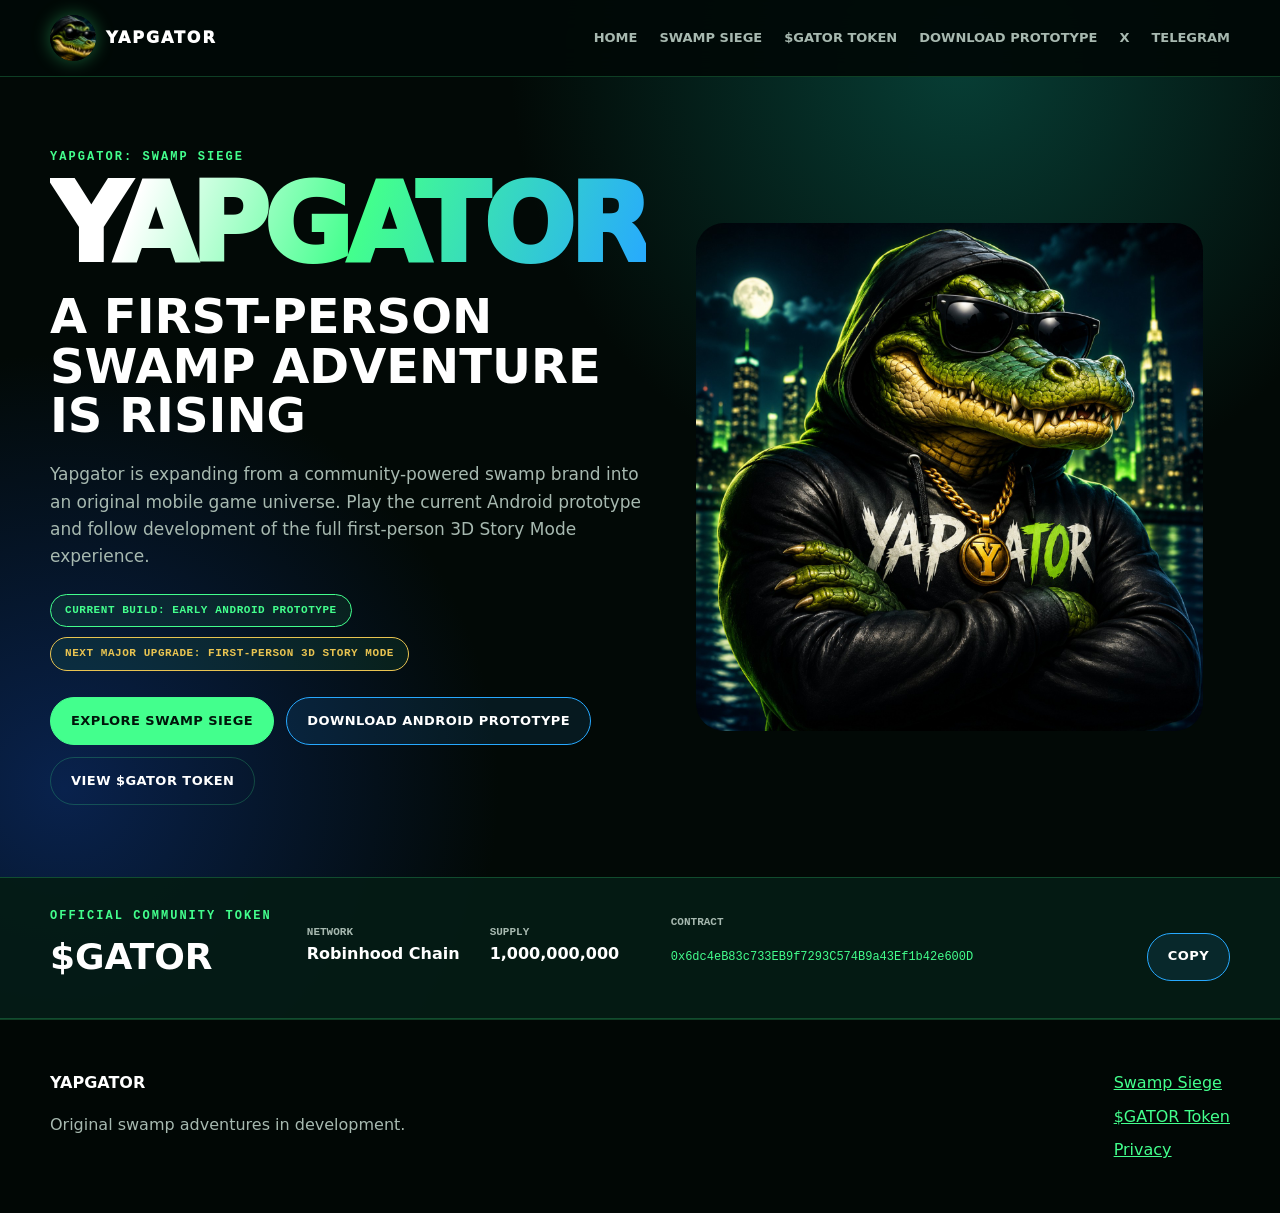
<file: index.html>
<!doctype html><html lang="en"><head><meta charset="utf-8"><meta name="viewport" content="width=device-width,initial-scale=1,viewport-fit=cover"><title>Yapgator | Swamp Siege</title><meta name="description" content="Yapgator is growing into an original mobile game universe."><meta name="theme-color" content="#03130f"><link rel="canonical" href="https://yapgator.com/"><link rel="icon" href="assets/images/app-icon-192.png"><link rel="stylesheet" href="assets/css/styles.css?v=33"></head><body>
<a class="skip-link" href="#main">Skip to content</a>
<header class="site-header"><nav class="nav shell"><a class="brand" href="index.html"><img src="assets/images/app-icon-192.png" width="46" height="46" alt=""><span>YAPGATOR</span></a><button class="menu-toggle" aria-controls="menu" aria-expanded="false" aria-label="Open menu"><span></span><span></span><span></span></button><div class="menu-overlay" data-menu-overlay></div><div class="nav-links" id="menu"><a href="index.html">HOME</a><a href="game.html">SWAMP SIEGE</a><a href="token.html">$GATOR TOKEN</a><a href="https://yapgator.com/downloads/Yapgator-v1.0.5-godot-test.apk" download>DOWNLOAD PROTOTYPE</a><a href="https://x.com/YAPGAT0R">X</a><a href="https://t.me/YapgatorOfficial">TELEGRAM</a></div></nav></header>
<main id="main"><section class="hero"><div class="shell hero-grid"><div class="hero-copy reveal"><p class="eyebrow">YAPGATOR: SWAMP SIEGE</p><h1>YAPGATOR</h1><h2>A FIRST-PERSON SWAMP ADVENTURE IS RISING</h2><p>Yapgator is expanding from a community-powered swamp brand into an original mobile game universe. Play the current Android prototype and follow development of the full first-person 3D Story Mode experience.</p><div class="badge-row"><span class="status-badge">CURRENT BUILD: EARLY ANDROID PROTOTYPE</span><span class="status-badge planned">NEXT MAJOR UPGRADE: FIRST-PERSON 3D STORY MODE</span></div><div class="actions"><a class="button primary" href="game.html">EXPLORE SWAMP SIEGE</a><a class="button secondary" href="https://yapgator.com/downloads/Yapgator-v1.0.5-godot-test.apk" download>DOWNLOAD ANDROID PROTOTYPE</a><a class="button quiet" href="token.html">VIEW $GATOR TOKEN</a></div></div><figure class="hero-art reveal"><img src="assets/images/yapgator-hero.jpg" width="1536" height="1536" alt="Yapgator mascot in a neon nighttime swamp"></figure></div></section>
<section class="token-strip"><div class="shell token-strip-grid"><div><p class="eyebrow">OFFICIAL COMMUNITY TOKEN</p><h2>$GATOR</h2></div><dl><div><dt>Network</dt><dd>Robinhood Chain</dd></div><div><dt>Supply</dt><dd>1,000,000,000</dd></div></dl><div class="contract-compact"><span>Contract</span><code>0x6dc4eB83c733EB9f7293C574B9a43Ef1b42e600D</code><button class="button secondary" data-copy-contract data-default-label="COPY">COPY</button></div></div></section></main>
<footer><div class="shell footer-grid"><div><strong>YAPGATOR</strong><p>Original swamp adventures in development.</p></div><nav><a href="game.html">Swamp Siege</a><a href="token.html">$GATOR Token</a><a href="privacy.html">Privacy</a></nav></div></footer><script src="assets/js/app.js?v=33"></script></body></html>
</file>
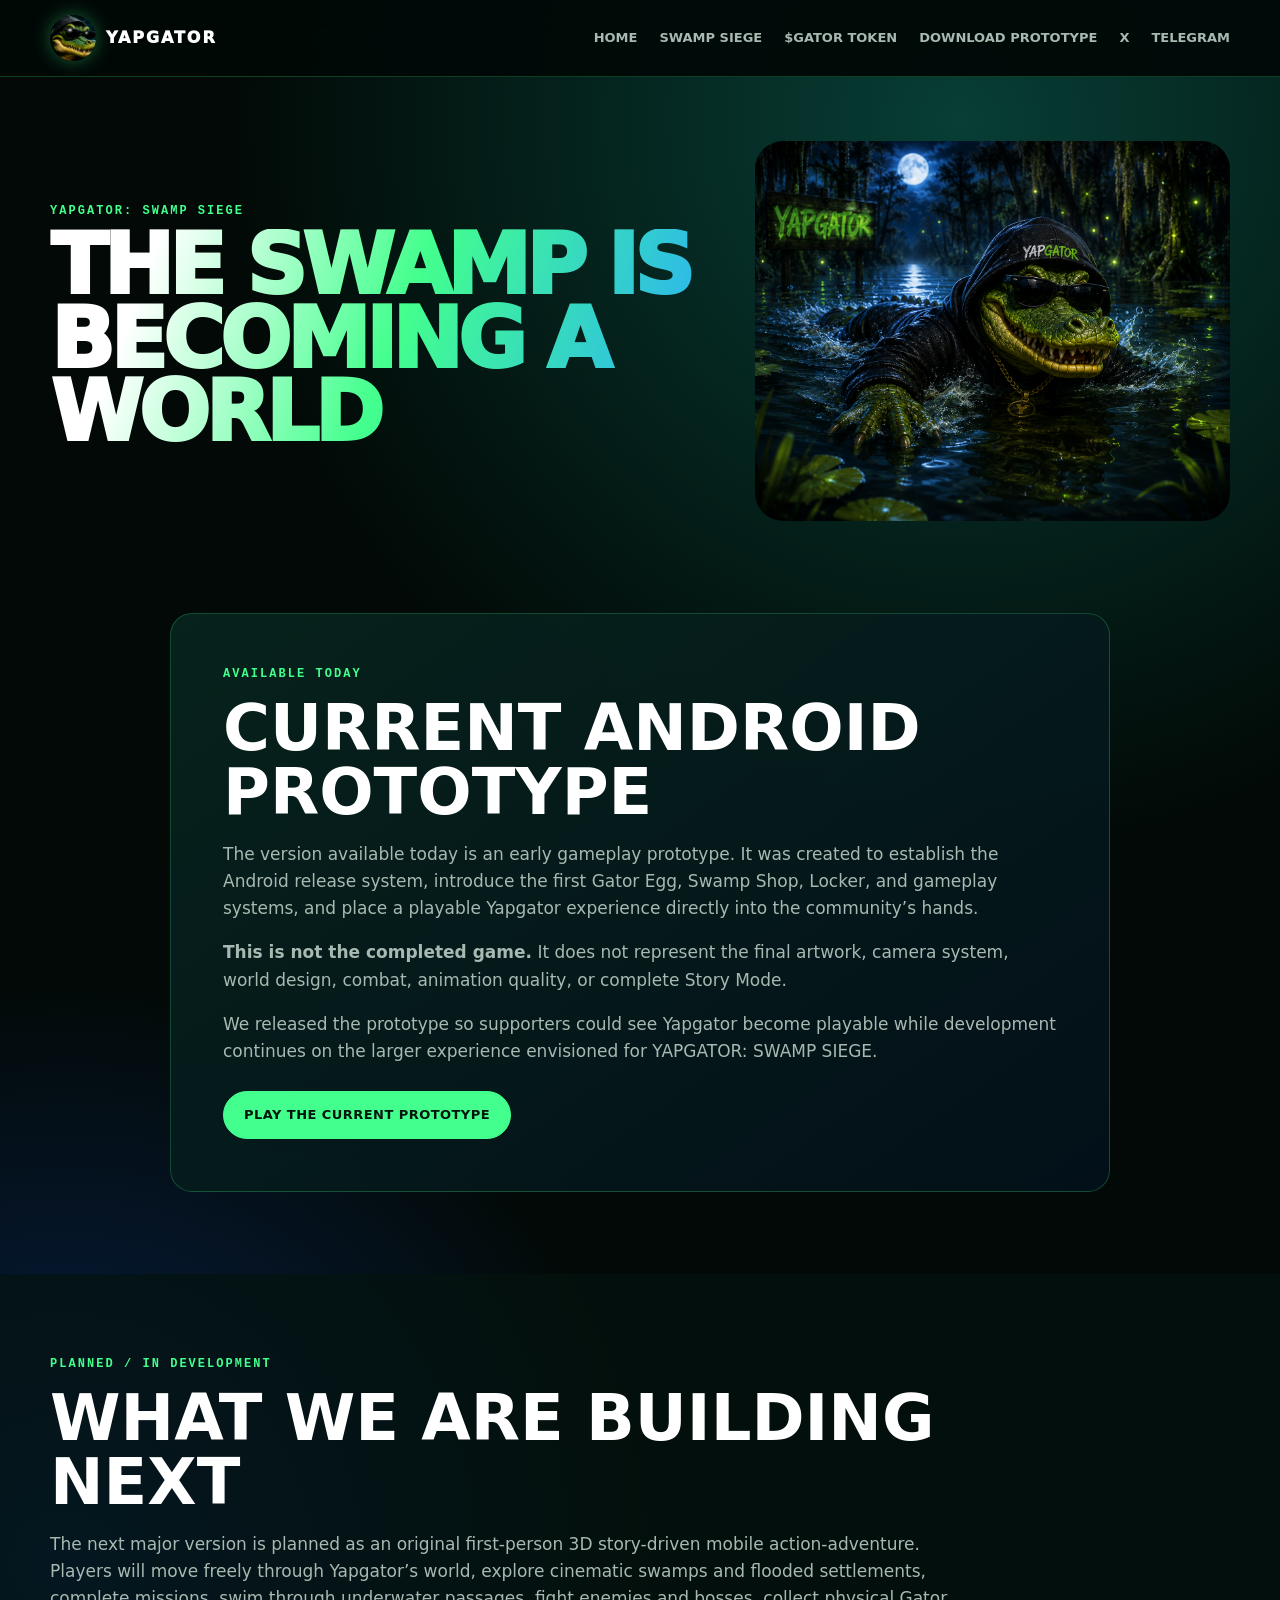
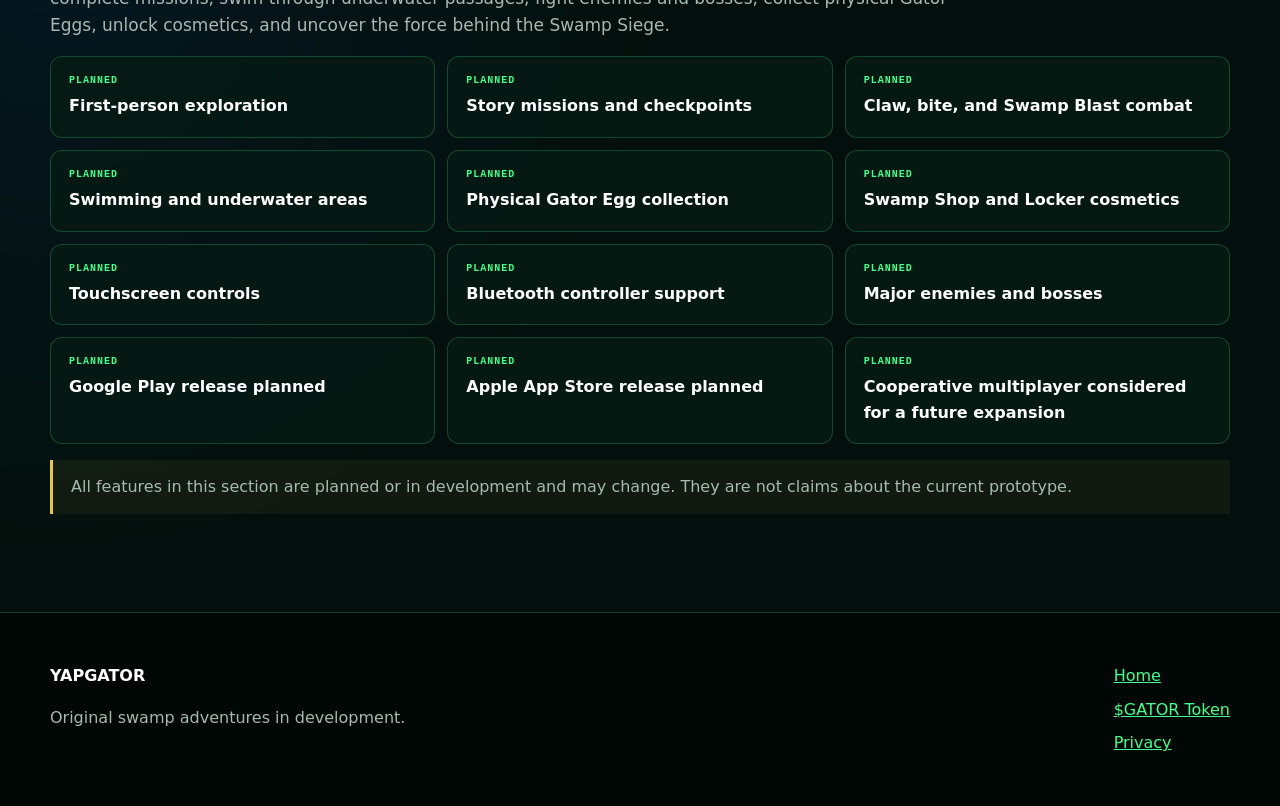
<file: game.html>
<!doctype html><html lang="en"><head><meta charset="utf-8"><meta name="viewport" content="width=device-width,initial-scale=1,viewport-fit=cover"><title>Yapgator: Swamp Siege</title><meta name="description" content="The current prototype and planned future of Swamp Siege."><meta name="theme-color" content="#03130f"><link rel="canonical" href="https://yapgator.com/game.html"><link rel="icon" href="assets/images/app-icon-192.png"><link rel="stylesheet" href="assets/css/styles.css?v=33"></head><body>
<a class="skip-link" href="#main">Skip to content</a><header class="site-header"><nav class="nav shell"><a class="brand" href="index.html"><img src="assets/images/app-icon-192.png" width="46" height="46" alt=""><span>YAPGATOR</span></a><button class="menu-toggle" aria-controls="menu" aria-expanded="false" aria-label="Open menu"><span></span><span></span><span></span></button><div class="menu-overlay" data-menu-overlay></div><div class="nav-links" id="menu"><a href="index.html">HOME</a><a href="game.html">SWAMP SIEGE</a><a href="token.html">$GATOR TOKEN</a><a href="https://yapgator.com/downloads/Yapgator-v1.0.5-godot-test.apk" download>DOWNLOAD PROTOTYPE</a><a href="https://x.com/YAPGAT0R">X</a><a href="https://t.me/YapgatorOfficial">TELEGRAM</a></div></nav></header>
<main id="main"><section class="page-hero"><div class="shell page-hero-grid"><div class="reveal"><p class="eyebrow">YAPGATOR: SWAMP SIEGE</p><h1>THE SWAMP IS BECOMING A WORLD</h1></div><img class="page-art reveal" src="assets/images/yapgator-roadmap.png" width="1402" height="1122" alt="Neon swamp route toward a city"></div></section>
<section class="section"><div class="shell content-panel panel reveal"><p class="eyebrow">AVAILABLE TODAY</p><h2>CURRENT ANDROID PROTOTYPE</h2><p>The version available today is an early gameplay prototype. It was created to establish the Android release system, introduce the first Gator Egg, Swamp Shop, Locker, and gameplay systems, and place a playable Yapgator experience directly into the community’s hands.</p><p><strong>This is not the completed game.</strong> It does not represent the final artwork, camera system, world design, combat, animation quality, or complete Story Mode.</p><p>We released the prototype so supporters could see Yapgator become playable while development continues on the larger experience envisioned for YAPGATOR: SWAMP SIEGE.</p><div class="actions"><a class="button primary" href="https://yapgator.com/downloads/Yapgator-v1.0.5-godot-test.apk" download>PLAY THE CURRENT PROTOTYPE</a></div></div></section>
<section class="section next-section"><div class="shell"><div class="section-title reveal"><p class="eyebrow">PLANNED / IN DEVELOPMENT</p><h2>WHAT WE ARE BUILDING NEXT</h2><p>The next major version is planned as an original first-person 3D story-driven mobile action-adventure. Players will move freely through Yapgator’s world, explore cinematic swamps and flooded settlements, complete missions, swim through underwater passages, fight enemies and bosses, collect physical Gator Eggs, unlock cosmetics, and uncover the force behind the Swamp Siege.</p></div><div class="feature-grid reveal"><div>First-person exploration</div><div>Story missions and checkpoints</div><div>Claw, bite, and Swamp Blast combat</div><div>Swimming and underwater areas</div><div>Physical Gator Egg collection</div><div>Swamp Shop and Locker cosmetics</div><div>Touchscreen controls</div><div>Bluetooth controller support</div><div>Major enemies and bosses</div><div>Google Play release planned</div><div>Apple App Store release planned</div><div>Cooperative multiplayer considered for a future expansion</div></div><p class="development-note">All features in this section are planned or in development and may change. They are not claims about the current prototype.</p></div></section></main>
<footer><div class="shell footer-grid"><div><strong>YAPGATOR</strong><p>Original swamp adventures in development.</p></div><nav><a href="index.html">Home</a><a href="token.html">$GATOR Token</a><a href="privacy.html">Privacy</a></nav></div></footer><script src="assets/js/app.js?v=33"></script></body></html>
</file>
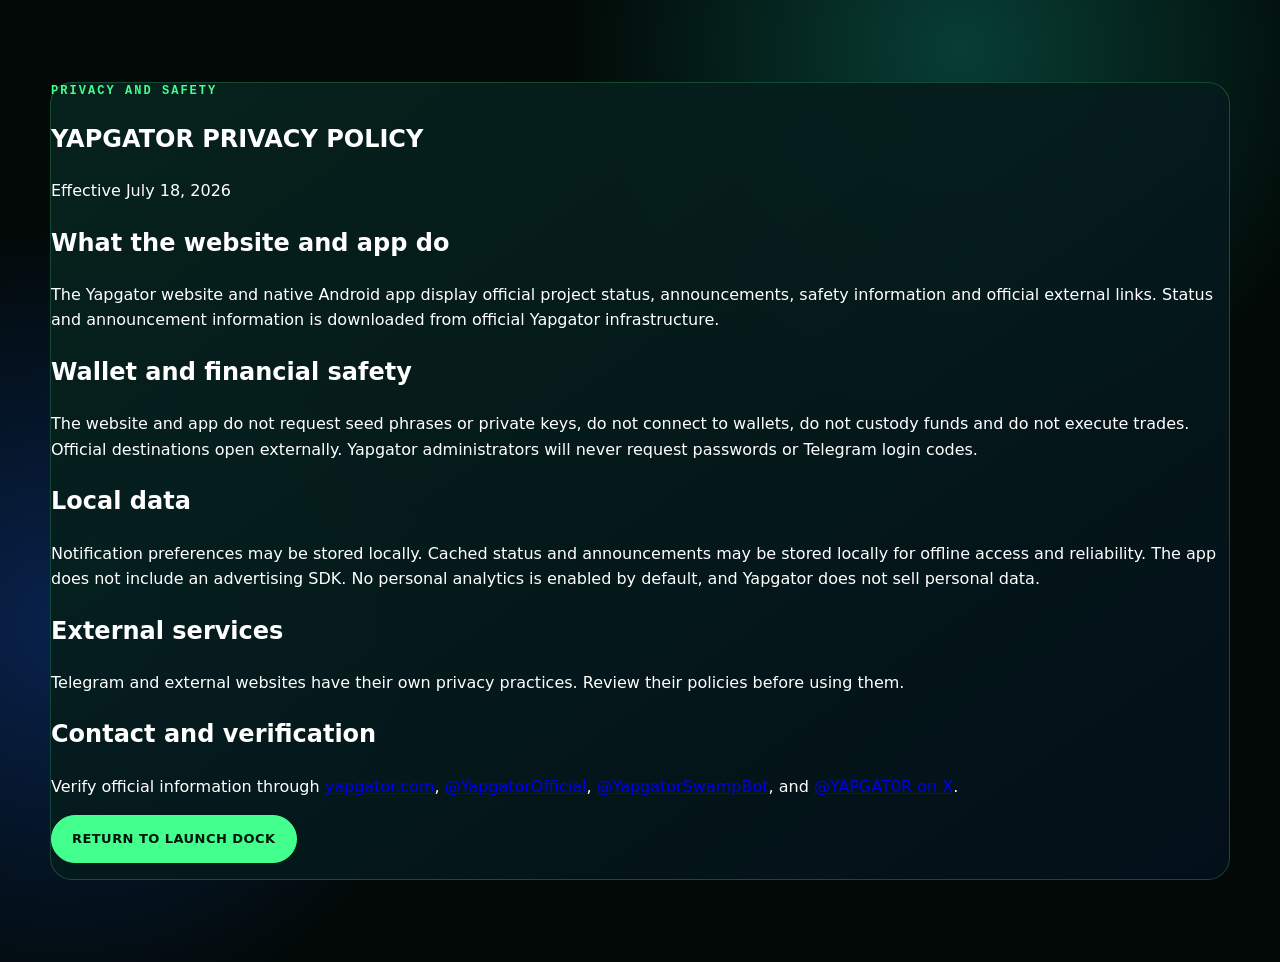
<file: privacy.html>
<!doctype html>
<html lang="en">
<head>
<meta charset="utf-8">
<meta name="viewport" content="width=device-width,initial-scale=1">
<title>Yapgator Privacy Policy</title>
<meta name="description" content="Privacy policy for the Yapgator website and native Android app.">
<link rel="stylesheet" href="assets/css/styles.css?v=32">
<link rel="canonical" href="https://yapgator.com/privacy.html">
</head>
<body>
<main class="section">
<article class="shell legal panel">
<p class="eyebrow">PRIVACY AND SAFETY</p>
<h1>YAPGATOR PRIVACY POLICY</h1>
<p>Effective July 18, 2026</p>
<h2>What the website and app do</h2>
<p>The Yapgator website and native Android app display official project status, announcements, safety information and official external links. Status and announcement information is downloaded from official Yapgator infrastructure.</p>
<h2>Wallet and financial safety</h2>
<p>The website and app do not request seed phrases or private keys, do not connect to wallets, do not custody funds and do not execute trades. Official destinations open externally. Yapgator administrators will never request passwords or Telegram login codes.</p>
<h2>Local data</h2>
<p>Notification preferences may be stored locally. Cached status and announcements may be stored locally for offline access and reliability. The app does not include an advertising SDK. No personal analytics is enabled by default, and Yapgator does not sell personal data.</p>
<h2>External services</h2>
<p>Telegram and external websites have their own privacy practices. Review their policies before using them.</p>
<h2>Contact and verification</h2>
<p>Verify official information through <a href="https://yapgator.com">yapgator.com</a>, <a href="https://t.me/YapgatorOfficial">@YapgatorOfficial</a>, <a href="https://t.me/YapgatorSwampBot">@YapgatorSwampBot</a>, and <a href="https://x.com/YAPGAT0R">@YAPGAT0R on X</a>.</p>
<p>
<a class="button primary" href="/">RETURN TO LAUNCH DOCK</a>
</p>
</article>
</main>
</body>
</html>
</file>
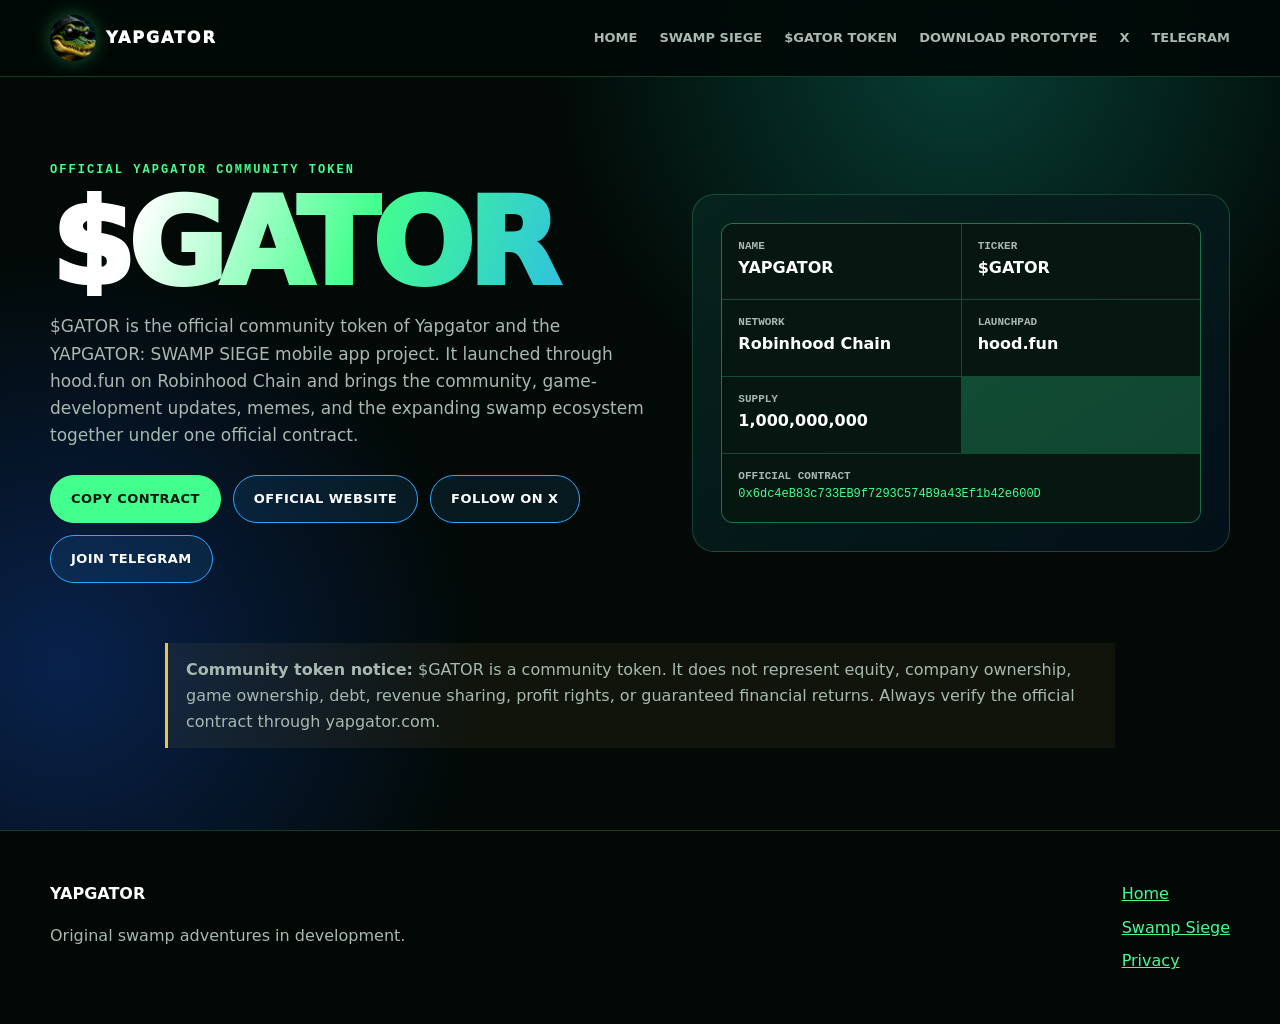
<file: token.html>
<!doctype html><html lang="en"><head><meta charset="utf-8"><meta name="viewport" content="width=device-width,initial-scale=1,viewport-fit=cover"><title>$GATOR | Official Yapgator Community Token</title><meta name="description" content="$GATOR is the official community token of Yapgator."><meta name="theme-color" content="#03130f"><link rel="canonical" href="https://yapgator.com/token.html"><link rel="icon" href="assets/images/app-icon-192.png"><link rel="stylesheet" href="assets/css/styles.css?v=33"></head><body>
<a class="skip-link" href="#main">Skip to content</a><header class="site-header"><nav class="nav shell"><a class="brand" href="index.html"><img src="assets/images/app-icon-192.png" width="46" height="46" alt=""><span>YAPGATOR</span></a><button class="menu-toggle" aria-controls="menu" aria-expanded="false" aria-label="Open menu"><span></span><span></span><span></span></button><div class="menu-overlay" data-menu-overlay></div><div class="nav-links" id="menu"><a href="index.html">HOME</a><a href="game.html">SWAMP SIEGE</a><a href="token.html">$GATOR TOKEN</a><a href="https://yapgator.com/downloads/Yapgator-v1.0.5-godot-test.apk" download>DOWNLOAD PROTOTYPE</a><a href="https://x.com/YAPGAT0R">X</a><a href="https://t.me/YapgatorOfficial">TELEGRAM</a></div></nav></header>
<main id="main"><section class="token-page"><div class="shell token-layout"><div class="token-intro reveal"><p class="eyebrow">OFFICIAL YAPGATOR COMMUNITY TOKEN</p><h1>$GATOR</h1><p>$GATOR is the official community token of Yapgator and the YAPGATOR: SWAMP SIEGE mobile app project. It launched through hood.fun on Robinhood Chain and brings the community, game-development updates, memes, and the expanding swamp ecosystem together under one official contract.</p><div class="actions"><button class="button primary" data-copy-contract data-default-label="COPY CONTRACT">COPY CONTRACT</button><a class="button secondary" href="https://yapgator.com">OFFICIAL WEBSITE</a><a class="button secondary" href="https://x.com/YAPGAT0R">FOLLOW ON X</a><a class="button secondary" href="https://t.me/YapgatorOfficial">JOIN TELEGRAM</a></div></div><div class="token-card panel reveal"><dl class="token-data"><div><dt>Name</dt><dd>YAPGATOR</dd></div><div><dt>Ticker</dt><dd>$GATOR</dd></div><div><dt>Network</dt><dd>Robinhood Chain</dd></div><div><dt>Launchpad</dt><dd>hood.fun</dd></div><div><dt>Supply</dt><dd>1,000,000,000</dd></div><div class="contract-row"><dt>Official contract</dt><dd><code>0x6dc4eB83c733EB9f7293C574B9a43Ef1b42e600D</code></dd></div></dl></div></div></section><section class="section notice-section"><div class="shell"><p class="token-notice"><strong>Community token notice:</strong> $GATOR is a community token. It does not represent equity, company ownership, game ownership, debt, revenue sharing, profit rights, or guaranteed financial returns. Always verify the official contract through yapgator.com.</p></div></section></main>
<footer><div class="shell footer-grid"><div><strong>YAPGATOR</strong><p>Original swamp adventures in development.</p></div><nav><a href="index.html">Home</a><a href="game.html">Swamp Siege</a><a href="privacy.html">Privacy</a></nav></div></footer><script src="assets/js/app.js?v=33"></script></body></html>
</file>
<file: assets/css/styles.css>
:root{--ink:#fff;--muted:#a7b9b0;--green:#43ff8d;--blue:#27a9ff;--gold:#e9c451;--night:#020906;--panel:#071b15;--line:rgba(67,255,141,.22);--max:1180px}
*{box-sizing:border-box}html{scroll-behavior:smooth}body{margin:0;overflow-x:hidden;background:radial-gradient(circle at 75% 5%,#073e35 0,transparent 30%),radial-gradient(circle at 5% 65%,#09224d 0,transparent 30%),var(--night);color:var(--ink);font-family:Inter,ui-sans-serif,system-ui,-apple-system,Segoe UI,sans-serif;line-height:1.6}body.menu-open{overflow:hidden}.shell{width:min(calc(100% - 40px),var(--max));margin-inline:auto}.skip-link{position:fixed;z-index:100;top:-100px;left:15px;background:var(--green);color:#00160b;padding:12px}.skip-link:focus{top:10px}
.site-header{position:sticky;top:0;z-index:50;background:rgba(1,9,7,.94);backdrop-filter:blur(16px);border-bottom:1px solid var(--line)}.nav{min-height:76px;display:flex;align-items:center;justify-content:space-between}.brand{display:flex;align-items:center;gap:10px;color:var(--ink);text-decoration:none;font-weight:950;letter-spacing:.12em}.brand img{border-radius:50%;box-shadow:0 0 18px rgba(67,255,141,.35)}.nav-links{display:flex;align-items:center;gap:22px}.nav-links a{color:var(--muted);font-size:13px;font-weight:850;text-decoration:none}.nav-links a:hover,.nav-links a:focus{color:var(--green)}.menu-toggle{display:none;position:relative;z-index:53;background:none;border:0;padding:13px;cursor:pointer}.menu-toggle span{display:block;width:26px;height:2px;margin:5px;background:var(--green);transition:.2s}.menu-toggle.open span:nth-child(1){transform:translateY(7px) rotate(45deg)}.menu-toggle.open span:nth-child(2){opacity:0}.menu-toggle.open span:nth-child(3){transform:translateY(-7px) rotate(-45deg)}.menu-overlay{display:none}
.hero{padding:72px 0}.hero-grid{display:grid;grid-template-columns:1.05fr .95fr;align-items:center;gap:50px}.hero h1,.page-hero h1,.token-page h1{margin:.1em 0;font-size:clamp(54px,9vw,108px);line-height:.88;letter-spacing:-.055em;font-weight:1000;background:linear-gradient(110deg,#fff 15%,var(--green) 52%,var(--blue));background-clip:text;color:transparent}.hero h2{font-size:clamp(27px,4vw,48px);line-height:1.04;margin:20px 0}.hero p,.section-title p,.content-panel p,.token-intro p{color:var(--muted);font-size:17px}.eyebrow{margin:0;color:var(--green)!important;font:900 12px/1.4 ui-monospace,monospace!important;letter-spacing:.17em}.hero-art{margin:0}.hero-art img,.page-art{display:block;width:100%;height:auto;border-radius:28px}.badge-row{display:flex;flex-wrap:wrap;gap:10px;margin-top:24px}.status-badge{display:inline-flex;padding:8px 14px;border:1px solid var(--green);border-radius:99px;color:var(--green);background:rgba(67,255,141,.08);font:900 11px/1.4 ui-monospace,monospace;letter-spacing:.05em}.status-badge.planned{color:var(--gold);border-color:var(--gold)}.actions{display:flex;flex-wrap:wrap;gap:12px;margin-top:26px}.button{min-height:48px;display:inline-flex;align-items:center;justify-content:center;padding:12px 20px;border-radius:999px;border:1px solid var(--line);font-family:inherit;font-size:13px;font-weight:900;line-height:1.25;letter-spacing:.035em;text-decoration:none;cursor:pointer}.primary{background:var(--green);color:#00160b;border-color:var(--green)}.secondary{color:var(--ink);border-color:var(--blue);background:rgba(39,169,255,.1)}.quiet{color:var(--ink)}
.token-strip{padding:30px 0;background:rgba(5,27,21,.94);border-block:1px solid var(--line)}.token-strip-grid{display:grid;grid-template-columns:auto 1fr 1.7fr;gap:35px;align-items:center}.token-strip h2{font-size:36px;margin:3px 0}.token-strip dl{display:flex;gap:30px;margin:0}.token-strip dl div{min-width:0}.token-strip dt,.contract-compact>span,.token-data dt{color:var(--muted);font:700 11px ui-monospace,monospace;text-transform:uppercase}.token-strip dd,.token-data dd{margin:3px 0;font-weight:850}.contract-compact{min-width:0;display:grid;grid-template-columns:1fr auto;gap:5px 12px;align-items:center}.contract-compact>span{grid-column:1/-1}code{display:block;max-width:100%;color:var(--green);font:12px/1.5 ui-monospace,monospace;overflow-wrap:anywhere;word-break:break-word}
.section{padding:82px 0}.panel{background:linear-gradient(145deg,rgba(7,36,29,.94),rgba(3,17,27,.92));border:1px solid var(--line);border-radius:22px}.page-hero{padding:64px 0 10px}.page-hero-grid{display:grid;grid-template-columns:1fr .72fr;gap:45px;align-items:center}.page-hero h1{font-size:clamp(45px,7vw,84px)}.page-art{max-height:430px;object-fit:cover}.content-panel{max-width:940px;padding:clamp(24px,5vw,52px)}.content-panel h2,.section-title h2{font-size:clamp(34px,6vw,64px);line-height:1;margin:.2em 0}.next-section{background:rgba(3,19,15,.72)}.section-title{max-width:900px}.feature-grid{display:grid;grid-template-columns:repeat(3,1fr);gap:12px}.feature-grid div{padding:18px;border:1px solid var(--line);border-radius:12px;background:rgba(7,27,21,.8);font-weight:800}.feature-grid div:before{content:"PLANNED";display:block;margin-bottom:7px;color:var(--green);font:800 10px ui-monospace,monospace;letter-spacing:.1em}.development-note,.token-notice{color:var(--muted);border-left:3px solid var(--gold);padding:14px 18px;background:rgba(233,196,81,.06)}
.token-page{padding:85px 0 30px}.token-layout{display:grid;grid-template-columns:1fr .9fr;gap:45px;align-items:center}.token-card{padding:28px}.token-data{margin:0;display:grid;grid-template-columns:1fr 1fr;gap:1px;background:var(--line);border:1px solid var(--line);border-radius:12px;overflow:hidden}.token-data div{padding:16px;background:#061712;min-width:0}.token-data .contract-row{grid-column:1/-1}.token-page h1{font-size:clamp(65px,10vw,120px)}.notice-section{padding-top:30px}.token-notice{max-width:950px;margin:auto}
footer{padding:50px 0 calc(50px + env(safe-area-inset-bottom));border-top:1px solid var(--line);background:#010705}.footer-grid{display:flex;justify-content:space-between;gap:30px}.footer-grid p{color:var(--muted)}footer nav{display:flex;flex-direction:column;gap:8px}footer a{color:var(--green)}.reveal{opacity:0;transform:translateY(20px);transition:.65s ease}.reveal.visible{opacity:1;transform:none}
@media(max-width:900px){.site-header{backdrop-filter:none}.menu-toggle{display:block}.menu-overlay{display:block;position:fixed;z-index:51;inset:0;background:rgba(0,0,0,.72);opacity:0;visibility:hidden;pointer-events:none;transition:opacity .22s ease,visibility 0s linear .22s}.menu-overlay.open{opacity:1;visibility:visible;pointer-events:auto;transition-delay:0s}.nav-links{position:fixed;z-index:52;display:flex;visibility:hidden;pointer-events:none;transform:translateX(100%);transition:transform .22s ease,visibility 0s linear .22s;top:0;right:0;height:100vh;height:100dvh;width:min(86vw,360px);padding:92px 25px 25px;overflow-y:auto;background:#03130f;border-left:1px solid var(--line);flex-direction:column;align-items:stretch;gap:4px}.nav-links.open{visibility:visible;pointer-events:auto;transform:none;transition-delay:0s}.nav-links a{flex:0 0 auto;padding:14px;border-bottom:1px solid var(--line)}.hero-grid,.page-hero-grid,.token-layout{grid-template-columns:1fr}.hero-art,.page-art{max-width:580px;margin:auto}.token-strip-grid{grid-template-columns:1fr 1fr}.contract-compact{grid-column:1/-1}.feature-grid{grid-template-columns:repeat(2,1fr)}}
@media(max-width:520px){.shell{width:min(calc(100% - 28px),var(--max))}.nav{min-height:68px}.brand img{width:40px;height:40px}.nav-links{padding-top:84px}.hero,.page-hero,.token-page{padding-top:42px}.hero h1{font-size:clamp(48px,16vw,68px)}.hero h2{font-size:27px}.hero p,.content-panel p,.token-intro p{font-size:15px}.actions{flex-direction:column}.button{width:100%}.token-strip-grid,.token-strip dl{display:grid;grid-template-columns:1fr}.contract-compact{grid-column:auto;grid-template-columns:1fr}.contract-compact .button{margin-top:8px}.feature-grid,.token-data{grid-template-columns:1fr}.token-data .contract-row{grid-column:auto}.content-panel{padding:22px}.footer-grid{flex-direction:column}.section{padding:60px 0}}
@media(prefers-reduced-motion:reduce){*,*:before,*:after{scroll-behavior:auto!important;animation:none!important;transition:none!important}.reveal{opacity:1;transform:none}}
</file>
